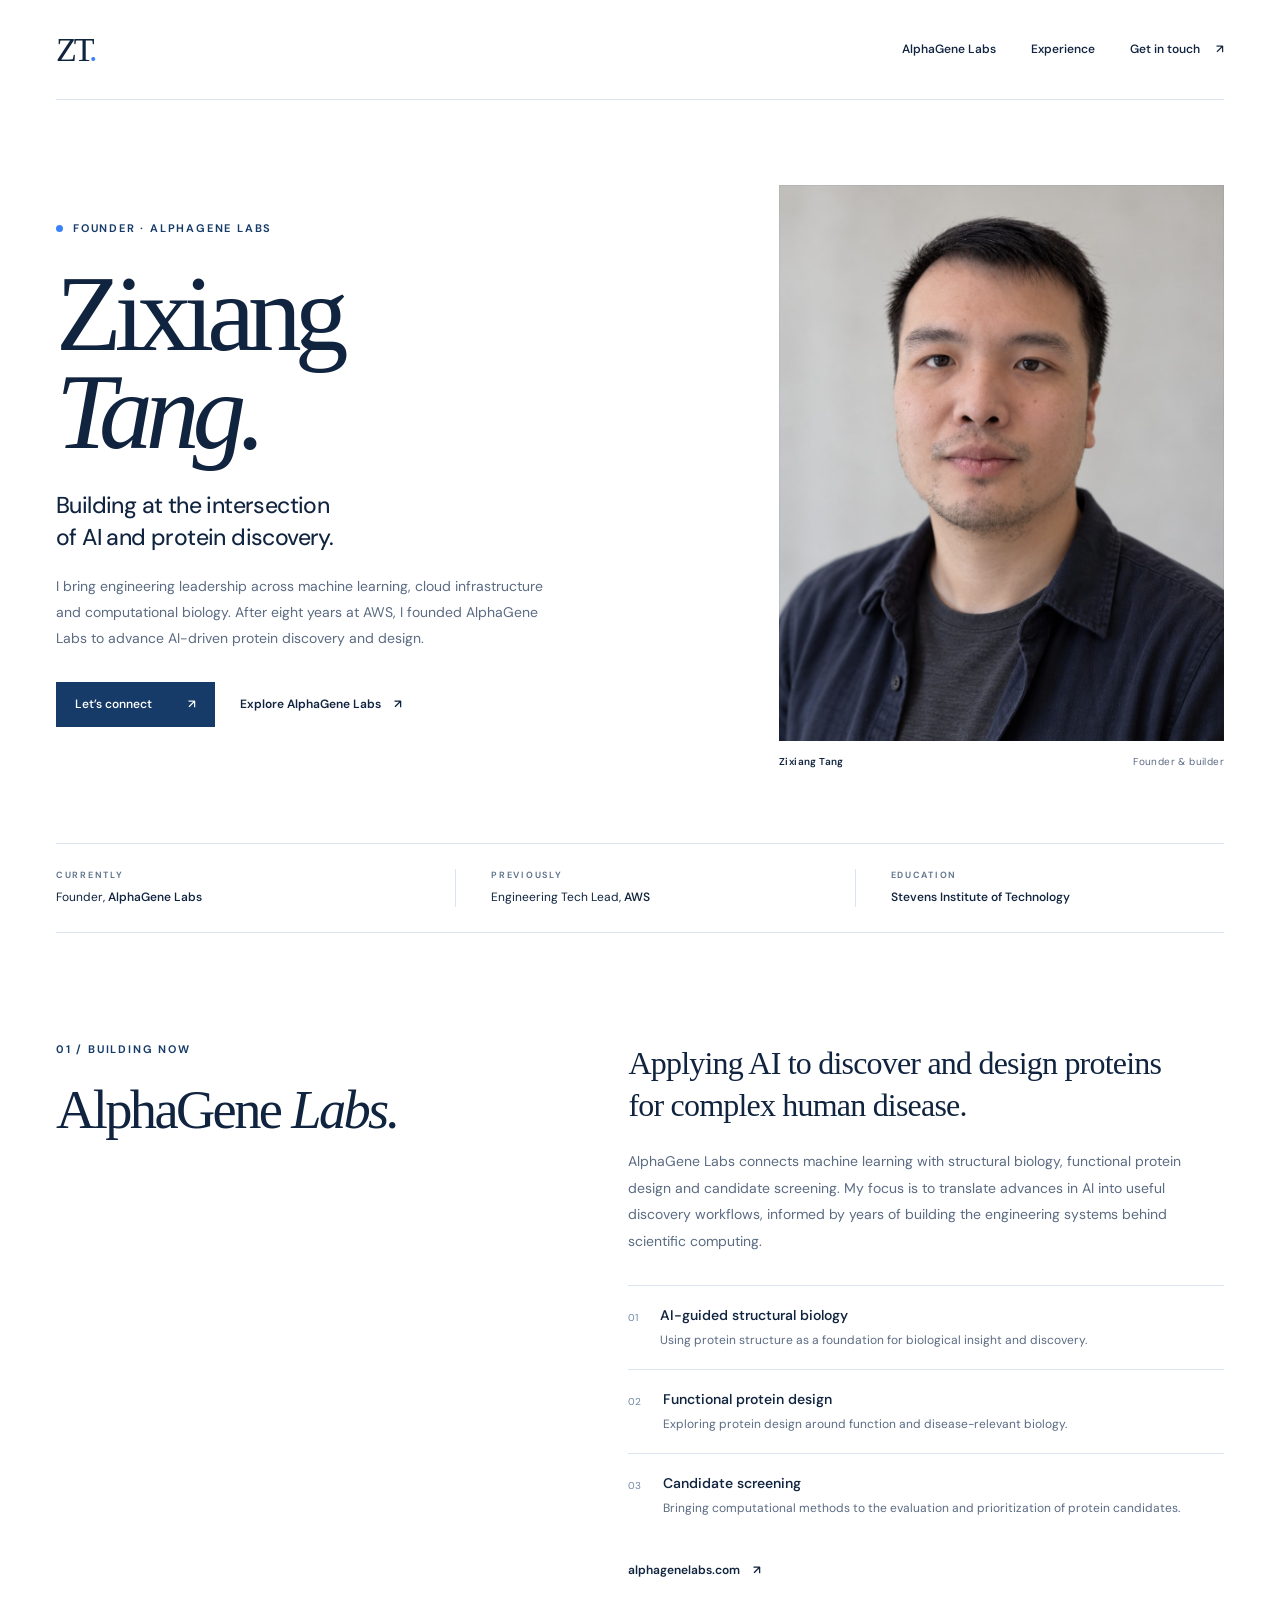
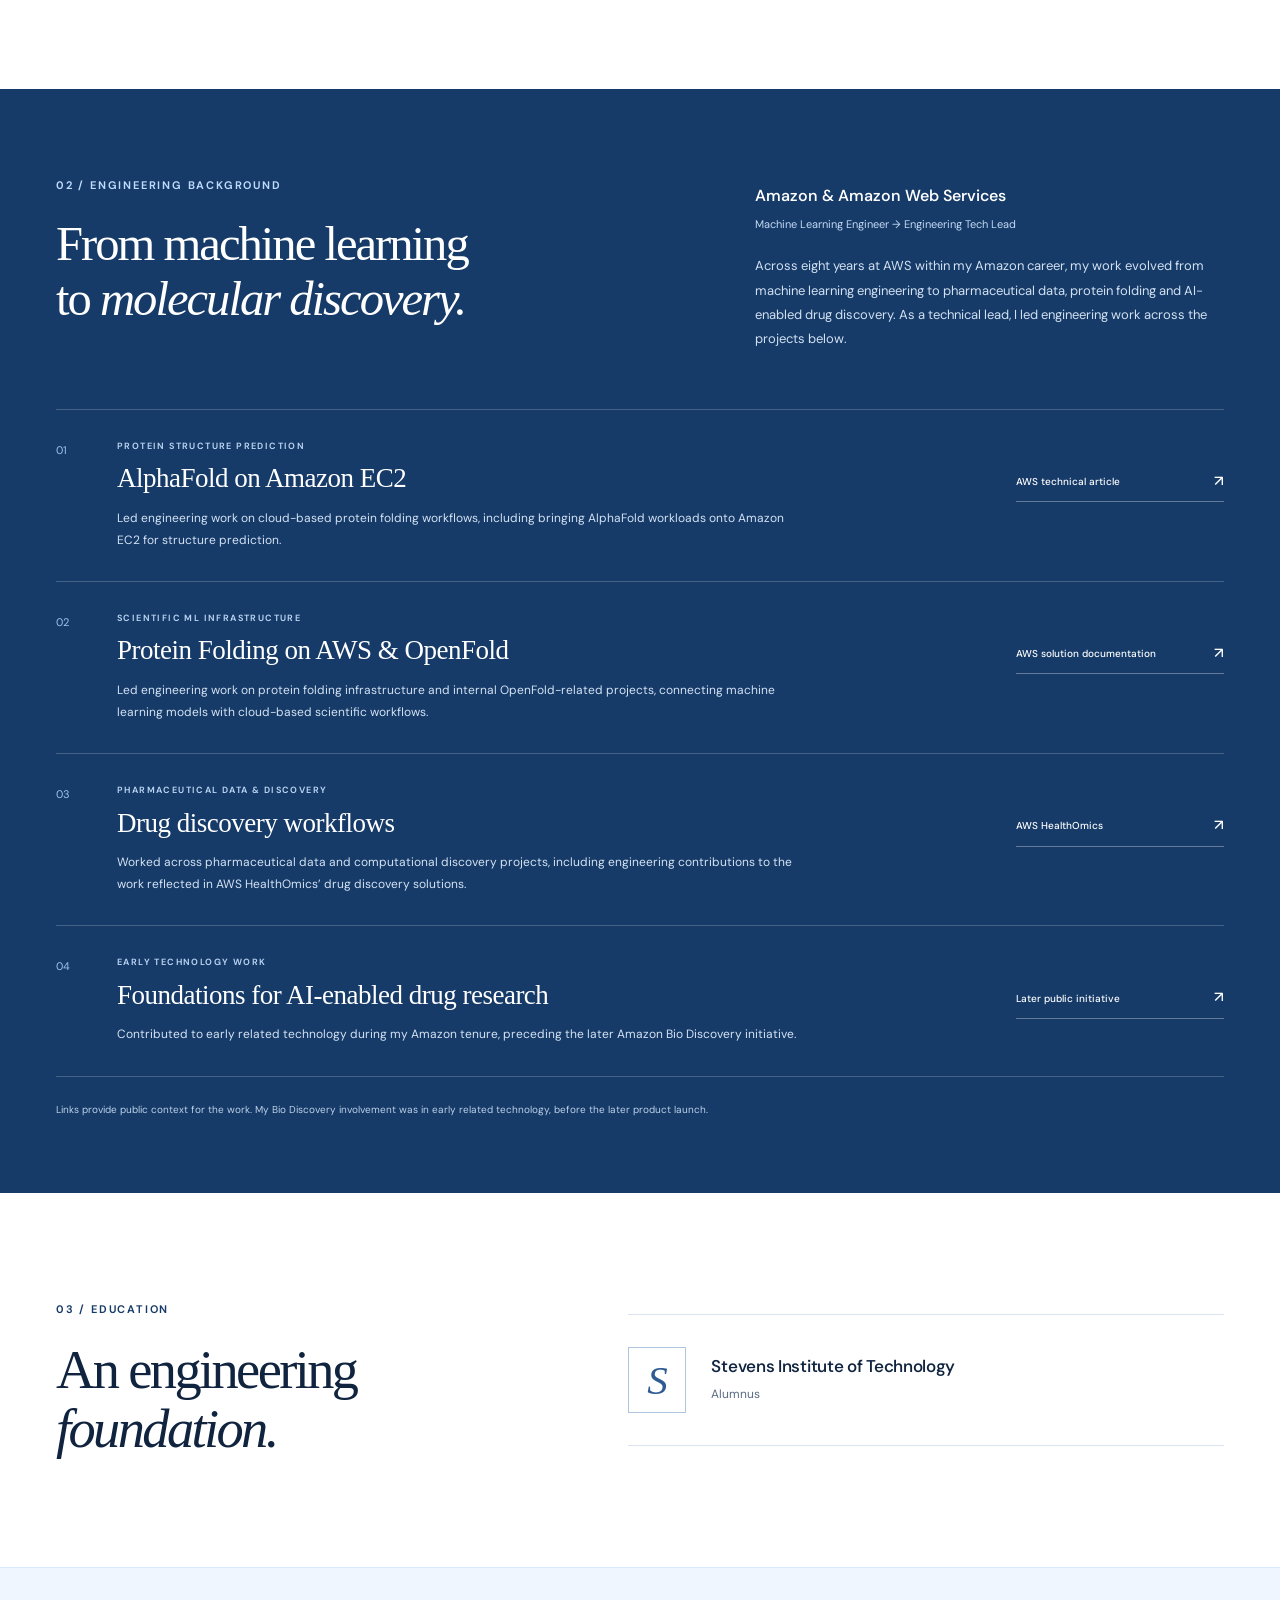
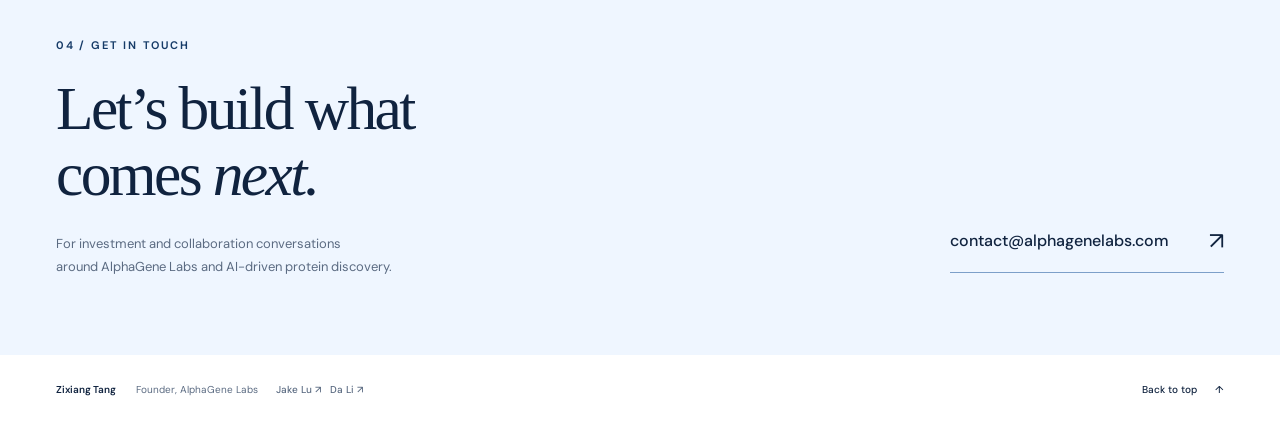
<file: index.html>
<!doctype html>
<html lang="en">
<head>
  <meta charset="utf-8">
  <meta name="viewport" content="width=device-width, initial-scale=1">
  <meta name="theme-color" content="#ffffff">
  <meta name="description" content="Zixiang Tang, Founder of AlphaGene Labs. Engineering leadership spanning machine learning, cloud infrastructure, protein folding and AI-driven protein discovery.">
  <meta property="og:type" content="profile">
  <meta property="og:title" content="Zixiang Tang — Founder, AlphaGene Labs">
  <meta property="og:description" content="From machine learning systems at AWS to AI-driven protein discovery at AlphaGene Labs.">
  <meta property="og:url" content="https://tangzi12.github.io/zixiang-tang/">
  <meta property="og:image" content="https://tangzi12.github.io/zixiang-tang/assets/zixiang-tang-founder.jpg">
  <meta name="twitter:card" content="summary_large_image">
  <link rel="canonical" href="https://tangzi12.github.io/zixiang-tang/">
  <title>Zixiang Tang — Founder, AlphaGene Labs</title>
  <link rel="icon" href="favicon.svg" type="image/svg+xml">
  <link rel="stylesheet" href="styles.css?v=bluewhite">
</head>
<body>
  <a class="skip-link" href="#main">Skip to content</a>
  <header class="site-header shell">
    <a class="monogram" href="#top" aria-label="Zixiang Tang, back to top">ZT<span class="monogram-dot">.</span></a>
    <nav aria-label="Main navigation">
      <a href="#company">AlphaGene Labs</a>
      <a href="#experience">Experience</a>
      <a href="#contact" class="nav-contact">Get in touch <span aria-hidden="true">↗</span></a>
    </nav>
  </header>

  <main id="main">
    <section class="hero shell" id="top" aria-labelledby="name">
      <div class="hero-copy">
        <p class="eyebrow"><span class="status-dot" aria-hidden="true"></span> Founder · AlphaGene Labs</p>
        <h1 id="name">Zixiang<br><span>Tang.</span></h1>
        <p class="hero-statement">Building at the intersection<br class="desktop-break"> of AI and protein discovery.</p>
        <p class="hero-bio">I bring engineering leadership across machine learning, cloud infrastructure and computational biology. After eight years at AWS, I founded AlphaGene Labs to advance AI-driven protein discovery and design.</p>
        <div class="hero-actions">
          <a class="button" href="mailto:contact@alphagenelabs.com">Let’s connect <span aria-hidden="true">↗</span></a>
          <a class="text-link" href="https://alphagenelabs.com/" target="_blank" rel="noopener noreferrer">Explore AlphaGene Labs <span aria-hidden="true">↗</span></a>
        </div>
      </div>
      <figure class="portrait">
        <div class="portrait-frame">
          <img src="assets/zixiang-tang-founder.jpg" width="800" height="1000" alt="Portrait of Zixiang Tang, founder of AlphaGene Labs" fetchpriority="high">
        </div>
        <figcaption><span>Zixiang Tang</span><span>Founder &amp; builder</span></figcaption>
      </figure>
    </section>

    <div class="credentials shell" aria-label="Professional background">
      <div><span class="label">Currently</span><p>Founder, <strong>AlphaGene Labs</strong></p></div>
      <div><span class="label">Previously</span><p>Engineering Tech Lead, <strong>AWS</strong></p></div>
      <div><span class="label">Education</span><p><strong>Stevens Institute of Technology</strong></p></div>
    </div>

    <section class="company-section shell section-space" id="company" aria-labelledby="company-title">
      <div class="section-heading">
        <p class="eyebrow">01 / Building now</p>
        <h2 id="company-title">AlphaGene <em>Labs.</em></h2>
      </div>
      <div class="company-body">
        <p class="large-copy">Applying AI to discover and design proteins for complex human disease.</p>
        <p class="body-copy">AlphaGene Labs connects machine learning with structural biology, functional protein design and candidate screening. My focus is to translate advances in AI into useful discovery workflows, informed by years of building the engineering systems behind scientific computing.</p>
        <div class="focus-list" aria-label="Company focus areas">
          <div class="focus-item"><span class="focus-number">01</span><div><h3>AI-guided structural biology</h3><p>Using protein structure as a foundation for biological insight and discovery.</p></div></div>
          <div class="focus-item"><span class="focus-number">02</span><div><h3>Functional protein design</h3><p>Exploring protein design around function and disease-relevant biology.</p></div></div>
          <div class="focus-item"><span class="focus-number">03</span><div><h3>Candidate screening</h3><p>Bringing computational methods to the evaluation and prioritization of protein candidates.</p></div></div>
        </div>
        <a class="text-link" href="https://alphagenelabs.com/" target="_blank" rel="noopener noreferrer">alphagenelabs.com <span aria-hidden="true">↗</span></a>
      </div>
    </section>

    <section class="experience-section" id="experience" aria-labelledby="experience-title">
      <div class="shell experience-inner">
        <div class="experience-intro">
          <div>
            <p class="eyebrow">02 / Engineering background</p>
            <h2 id="experience-title">From machine learning<br>to <em>molecular discovery.</em></h2>
          </div>
          <div class="experience-summary">
            <p class="experience-role">Amazon &amp; Amazon Web Services</p>
            <p class="role-detail">Machine Learning Engineer → Engineering Tech Lead</p>
            <p>Across eight years at AWS within my Amazon career, my work evolved from machine learning engineering to pharmaceutical data, protein folding and AI-enabled drug discovery. As a technical lead, I led engineering work across the projects below.</p>
          </div>
        </div>
        <div class="projects" aria-label="Selected AWS engineering work">
          <article class="project-row">
            <span class="project-number">01</span>
            <div class="project-main"><p class="project-category">Protein structure prediction</p><h3>AlphaFold on Amazon EC2</h3><p>Led engineering work on cloud-based protein folding workflows, including bringing AlphaFold workloads onto Amazon EC2 for structure prediction.</p></div>
            <a class="project-source" href="https://aws.amazon.com/blogs/machine-learning/run-alphafold-v2-0-on-amazon-ec2/" target="_blank" rel="noopener noreferrer">AWS technical article <span aria-hidden="true">↗</span></a>
          </article>
          <article class="project-row">
            <span class="project-number">02</span>
            <div class="project-main"><p class="project-category">Scientific ML infrastructure</p><h3>Protein Folding on AWS &amp; OpenFold</h3><p>Led engineering work on protein folding infrastructure and internal OpenFold-related projects, connecting machine learning models with cloud-based scientific workflows.</p></div>
            <a class="project-source" href="https://docs.aws.amazon.com/solutions/protein-folding-on-aws/" target="_blank" rel="noopener noreferrer">AWS solution documentation <span aria-hidden="true">↗</span></a>
          </article>
          <article class="project-row">
            <span class="project-number">03</span>
            <div class="project-main"><p class="project-category">Pharmaceutical data &amp; discovery</p><h3>Drug discovery workflows</h3><p>Worked across pharmaceutical data and computational discovery projects, including engineering contributions to the work reflected in AWS HealthOmics’ drug discovery solutions.</p></div>
            <a class="project-source" href="https://aws.amazon.com/healthomics/drug-discovery/" target="_blank" rel="noopener noreferrer">AWS HealthOmics <span aria-hidden="true">↗</span></a>
          </article>
          <article class="project-row">
            <span class="project-number">04</span>
            <div class="project-main"><p class="project-category">Early technology work</p><h3>Foundations for AI-enabled drug research</h3><p>Contributed to early related technology during my Amazon tenure, preceding the later Amazon Bio Discovery initiative.</p></div>
            <a class="project-source" href="https://www.aboutamazon.com/news/aws/aws-amazon-bio-discovery-ai-drug-research" target="_blank" rel="noopener noreferrer">Later public initiative <span aria-hidden="true">↗</span></a>
          </article>
        </div>
        <p class="reference-note">Links provide public context for the work. My Bio Discovery involvement was in early related technology, before the later product launch.</p>
      </div>
    </section>

    <section class="education-section shell section-space" aria-labelledby="education-title">
      <div class="section-heading"><p class="eyebrow">03 / Education</p><h2 id="education-title">An engineering<br><em>foundation.</em></h2></div>
      <div class="education-body"><span class="education-mark" aria-hidden="true">S</span><div><h3>Stevens Institute of Technology</h3><p>Alumnus</p></div></div>
    </section>

    <section class="contact-section" id="contact" aria-labelledby="contact-title">
      <div class="shell contact-inner">
        <div><p class="eyebrow">04 / Get in touch</p><h2 id="contact-title">Let’s build what<br>comes <em>next.</em></h2><p>For investment and collaboration conversations<br class="desktop-break"> around AlphaGene Labs and AI-driven protein discovery.</p></div>
        <a class="contact-email" href="mailto:contact@alphagenelabs.com">contact@alphagenelabs.com <span aria-hidden="true">↗</span></a>
      </div>
    </section>
  </main>

  <footer class="shell site-footer"><p>Zixiang Tang <span>Founder, AlphaGene Labs</span><span><a href="jake-lu/">Jake Lu ↗</a> &nbsp; <a href="da-li/">Da Li ↗</a></span></p><a href="#top">Back to top <span aria-hidden="true">↑</span></a></footer>
</body>
</html>
</file>
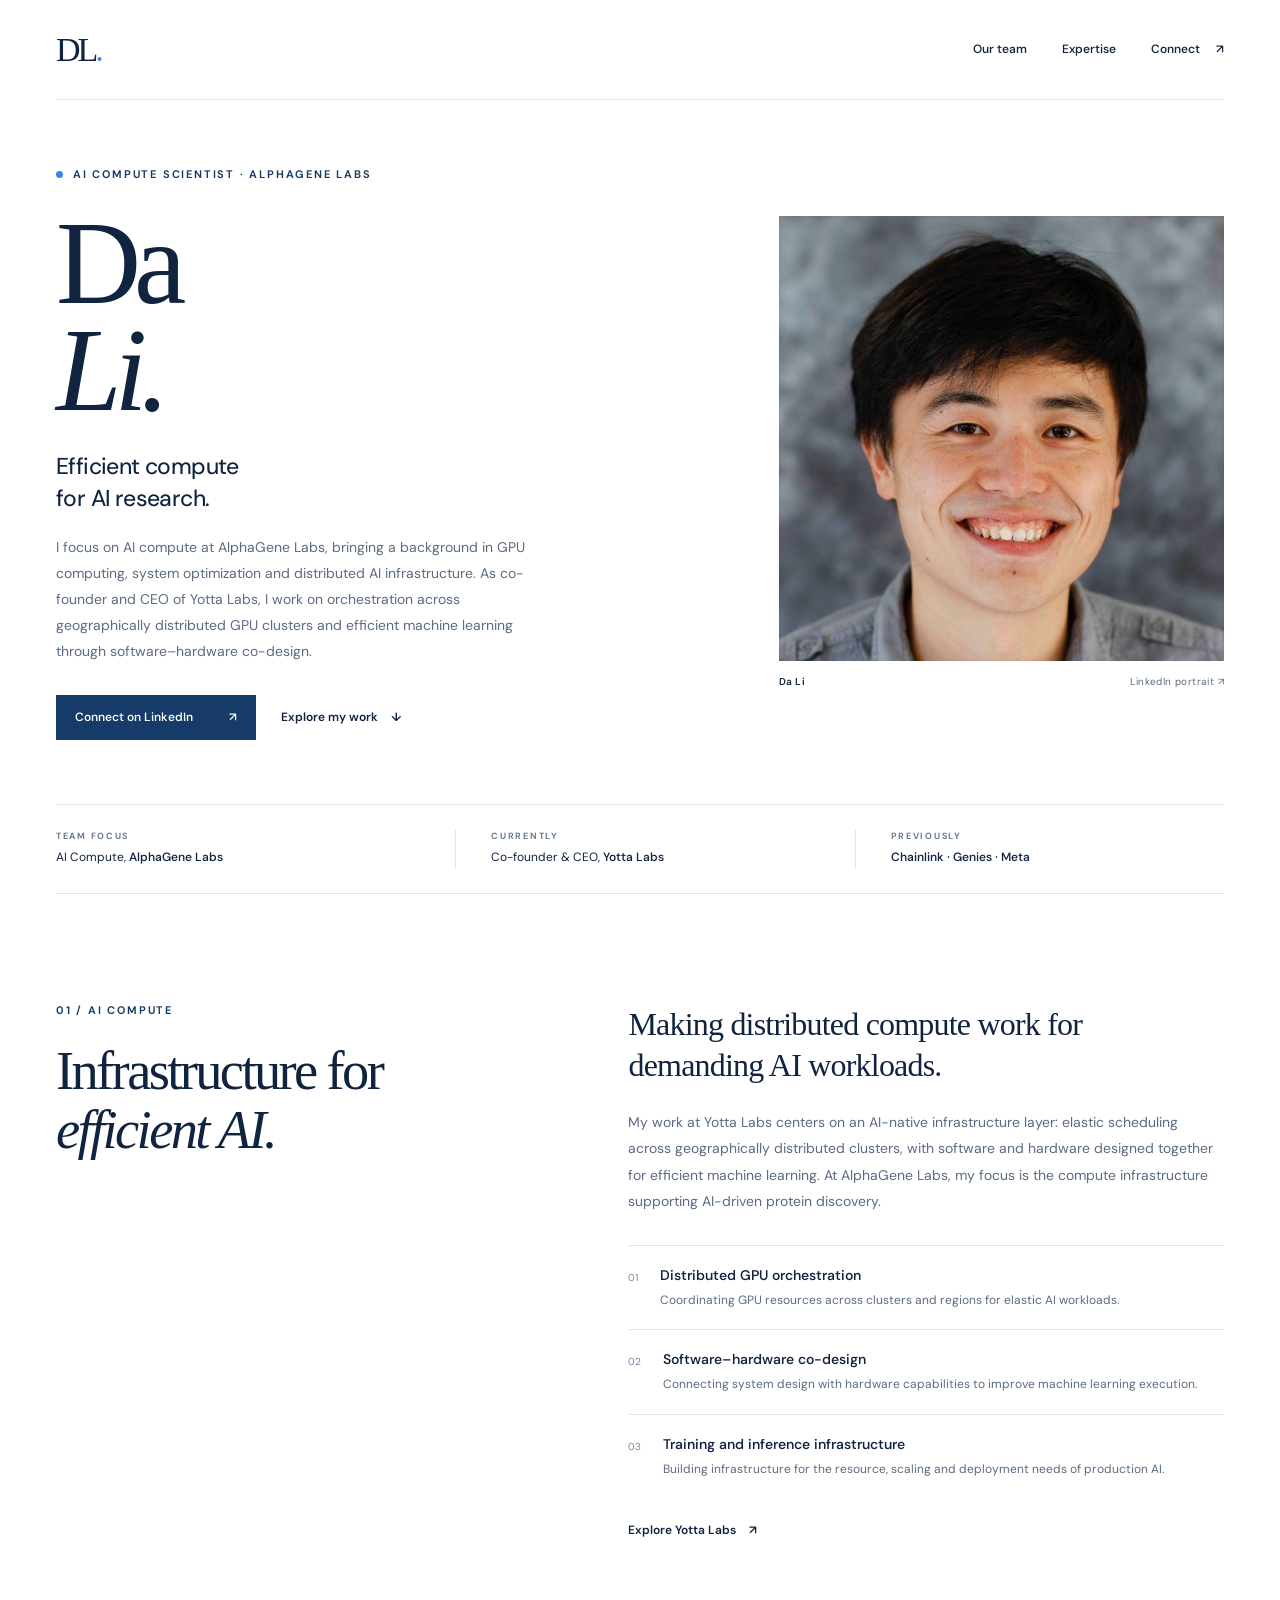
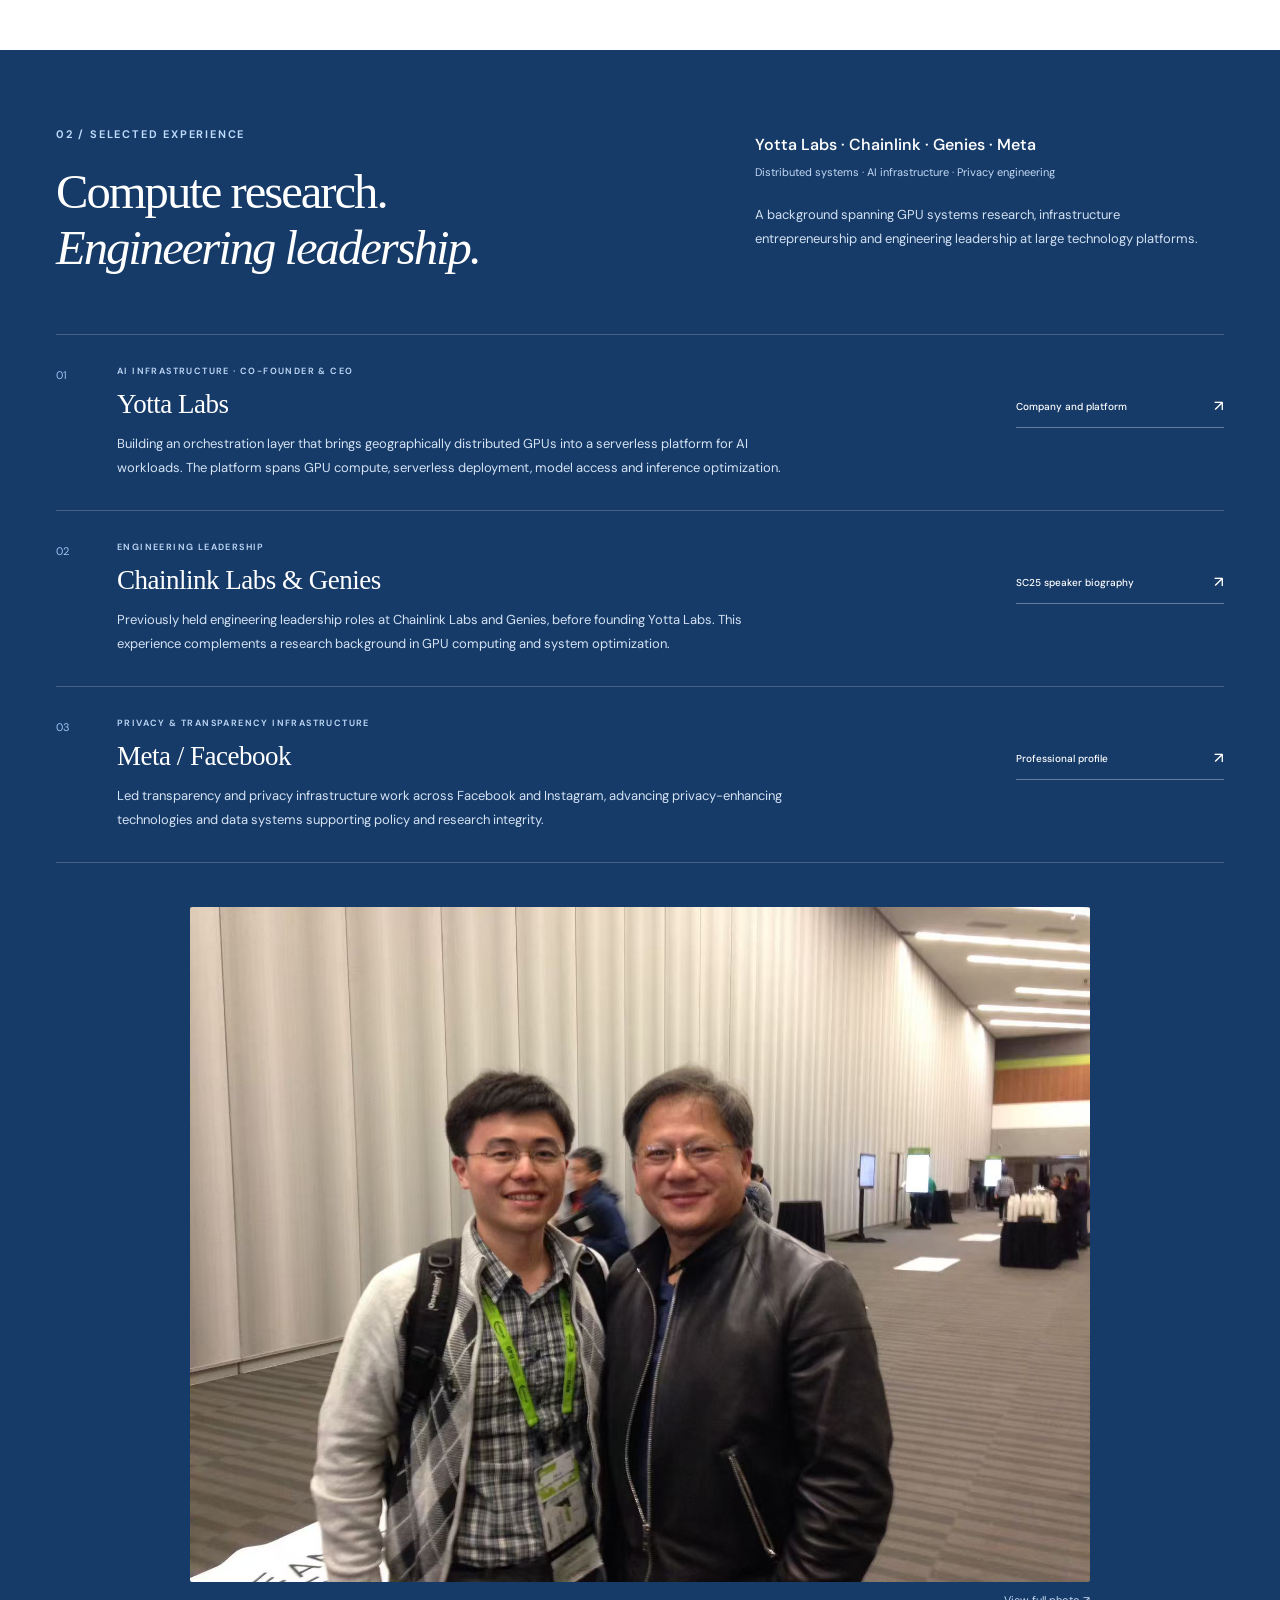
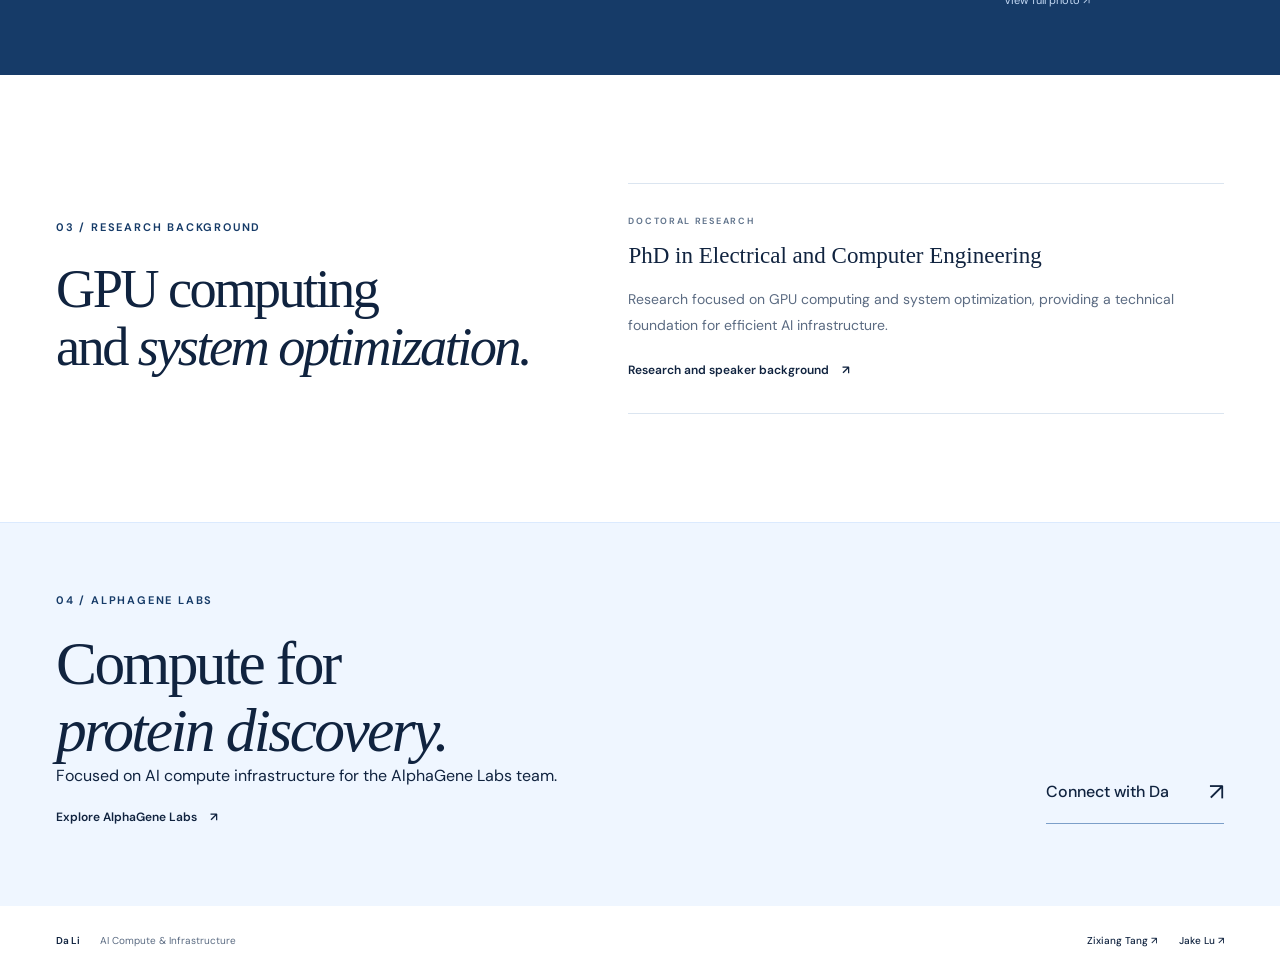
<file: da-li/index.html>
<!doctype html>
<html lang="en">
<head>
  <meta charset="utf-8">
  <meta name="viewport" content="width=device-width, initial-scale=1">
  <meta name="theme-color" content="#ffffff">
  <meta name="description" content="Da Li, AI Compute Scientist at AlphaGene Labs and co-founder and CEO of Yotta Labs. GPU computing, distributed AI infrastructure and system optimization.">
  <meta property="og:type" content="profile">
  <meta property="og:title" content="Da Li — AI Compute & Infrastructure">
  <meta property="og:description" content="GPU computing, distributed infrastructure and efficient machine learning. AlphaGene Labs · Yotta Labs.">
  <meta property="og:url" content="https://tangzi12.github.io/zixiang-tang/da-li/">
  <meta property="og:image" content="https://tangzi12.github.io/zixiang-tang/assets/da-li-linkedin.jpg">
  <meta property="og:image:alt" content="Da Li's LinkedIn profile portrait">
  <meta name="twitter:card" content="summary_large_image">
  <link rel="canonical" href="https://tangzi12.github.io/zixiang-tang/da-li/">
  <link rel="icon" href="../favicon.svg" type="image/svg+xml">
  <link rel="stylesheet" href="../styles.css?v=bluewhite">
  <link rel="stylesheet" href="profile.css?v=gallery">
  <title>Da Li — AI Compute & Infrastructure</title>
</head>
<body>
  <a class="skip-link" href="#main">Skip to content</a>
  <header class="site-header shell">
    <a class="monogram" href="#top" aria-label="Da Li, back to top">DL<span class="monogram-dot">.</span></a>
    <nav aria-label="Main navigation"><a href="../">Our team</a><a href="#expertise">Expertise</a><a href="#contact" class="nav-contact">Connect <span aria-hidden="true">↗</span></a></nav>
  </header>
  <main id="main">
    <section class="hero shell" id="top" aria-labelledby="name">
      <div class="hero-copy">
        <p class="eyebrow"><span class="status-dot" aria-hidden="true"></span> AI Compute Scientist · AlphaGene Labs</p>
        <h1 id="name">Da<br><span>Li.</span></h1>
        <p class="hero-statement">Efficient compute<br>for AI research.</p>
        <p class="hero-bio">I focus on AI compute at AlphaGene Labs, bringing a background in GPU computing, system optimization and distributed AI infrastructure. As co-founder and CEO of Yotta Labs, I work on orchestration across geographically distributed GPU clusters and efficient machine learning through software–hardware co-design.</p>
        <div class="hero-actions"><a class="button" href="https://www.linkedin.com/in/danielbit/" target="_blank" rel="noopener noreferrer">Connect on LinkedIn <span aria-hidden="true">↗</span></a><a class="text-link" href="#expertise">Explore my work <span aria-hidden="true">↓</span></a></div>
      </div>
      <figure class="portrait profile-portrait">
        <div class="portrait-frame"><img src="../assets/da-li-linkedin.jpg" width="800" height="800" alt="Da Li's portrait from his LinkedIn profile" fetchpriority="high"></div>
        <figcaption><span>Da Li</span><a href="https://www.linkedin.com/in/danielbit/" target="_blank" rel="noopener noreferrer">LinkedIn portrait ↗</a></figcaption>
      </figure>
    </section>
    <div class="credentials shell" aria-label="Professional background">
      <div><span class="label">Team focus</span><p>AI Compute, <strong>AlphaGene Labs</strong></p></div>
      <div><span class="label">Currently</span><p>Co-founder &amp; CEO, <strong>Yotta Labs</strong></p></div>
      <div><span class="label">Previously</span><p><strong>Chainlink · Genies · Meta</strong></p></div>
    </div>

    <section class="company-section shell section-space" id="expertise" aria-labelledby="expertise-title">
      <div class="section-heading"><p class="eyebrow">01 / AI compute</p><h2 id="expertise-title">Infrastructure for<br><em>efficient AI.</em></h2></div>
      <div class="company-body">
        <p class="large-copy">Making distributed compute work for demanding AI workloads.</p>
        <p class="body-copy">My work at Yotta Labs centers on an AI-native infrastructure layer: elastic scheduling across geographically distributed clusters, with software and hardware designed together for efficient machine learning. At AlphaGene Labs, my focus is the compute infrastructure supporting AI-driven protein discovery.</p>
        <div class="focus-list" aria-label="Areas of compute expertise">
          <div class="focus-item"><span class="focus-number">01</span><div><h3>Distributed GPU orchestration</h3><p>Coordinating GPU resources across clusters and regions for elastic AI workloads.</p></div></div>
          <div class="focus-item"><span class="focus-number">02</span><div><h3>Software–hardware co-design</h3><p>Connecting system design with hardware capabilities to improve machine learning execution.</p></div></div>
          <div class="focus-item"><span class="focus-number">03</span><div><h3>Training and inference infrastructure</h3><p>Building infrastructure for the resource, scaling and deployment needs of production AI.</p></div></div>
        </div>
        <a class="text-link" href="https://www.yottalabs.ai/" target="_blank" rel="noopener noreferrer">Explore Yotta Labs <span aria-hidden="true">↗</span></a>
      </div>
    </section>

    <section class="experience-section" id="experience" aria-labelledby="experience-title">
      <div class="shell experience-inner">
        <div class="experience-intro">
          <div><p class="eyebrow">02 / Selected experience</p><h2 id="experience-title">Compute research.<br><em>Engineering leadership.</em></h2></div>
          <div class="experience-summary"><p class="experience-role">Yotta Labs · Chainlink · Genies · Meta</p><p class="role-detail">Distributed systems · AI infrastructure · Privacy engineering</p><p>A background spanning GPU systems research, infrastructure entrepreneurship and engineering leadership at large technology platforms.</p></div>
        </div>
        <div class="projects" aria-label="Selected professional experience">
          <article class="project-row"><span class="project-number">01</span><div class="project-main"><p class="project-category">AI infrastructure · Co-founder &amp; CEO</p><h3>Yotta Labs</h3><p>Building an orchestration layer that brings geographically distributed GPUs into a serverless platform for AI workloads. The platform spans GPU compute, serverless deployment, model access and inference optimization.</p></div><a class="project-source" href="https://www.yottalabs.ai/" target="_blank" rel="noopener noreferrer">Company and platform <span aria-hidden="true">↗</span></a></article>
          <article class="project-row"><span class="project-number">02</span><div class="project-main"><p class="project-category">Engineering leadership</p><h3>Chainlink Labs &amp; Genies</h3><p>Previously held engineering leadership roles at Chainlink Labs and Genies, before founding Yotta Labs. This experience complements a research background in GPU computing and system optimization.</p></div><a class="project-source" href="https://sc25.conference-program.com/presenter/?uid=616324" target="_blank" rel="noopener noreferrer">SC25 speaker biography <span aria-hidden="true">↗</span></a></article>
          <article class="project-row"><span class="project-number">03</span><div class="project-main"><p class="project-category">Privacy &amp; transparency infrastructure</p><h3>Meta / Facebook</h3><p>Led transparency and privacy infrastructure work across Facebook and Instagram, advancing privacy-enhancing technologies and data systems supporting policy and research integrity.</p></div><a class="project-source" href="https://www.linkedin.com/in/danielbit/" target="_blank" rel="noopener noreferrer">Professional profile <span aria-hidden="true">↗</span></a></article>
        </div>
        <figure class="profile-photo" id="profile-photo">
          <a href="../assets/da-li-photo-02.jpg" target="_blank" rel="noopener noreferrer" aria-label="View full photograph"><img src="../assets/da-li-photo-02.jpg" width="1707" height="1280" alt="Two people posing together in an indoor venue" loading="lazy"></a>
          <figcaption><a href="../assets/da-li-photo-02.jpg" target="_blank" rel="noopener noreferrer">View full photo ↗</a></figcaption>
        </figure>
      </div>
    </section>

    <section class="education-section shell section-space" aria-labelledby="research-title">
      <div class="section-heading"><p class="eyebrow">03 / Research background</p><h2 id="research-title">GPU computing<br>and <em>system optimization.</em></h2></div>
      <div class="research-body"><p class="label">Doctoral research</p><h3>PhD in Electrical and Computer Engineering</h3><p>Research focused on GPU computing and system optimization, providing a technical foundation for efficient AI infrastructure.</p><a class="text-link" href="https://sc25.conference-program.com/presenter/?uid=616324" target="_blank" rel="noopener noreferrer">Research and speaker background <span aria-hidden="true">↗</span></a></div>
    </section>

    <section class="contact-section" id="contact" aria-labelledby="contact-title"><div class="shell contact-inner"><div><p class="eyebrow">04 / AlphaGene Labs</p><h2 id="contact-title">Compute for<br><em>protein discovery.</em></h2><p>Focused on AI compute infrastructure for the AlphaGene Labs team.</p><a class="text-link company-link" href="https://alphagenelabs.com/" target="_blank" rel="noopener noreferrer">Explore AlphaGene Labs <span aria-hidden="true">↗</span></a></div><a class="contact-email" href="https://www.linkedin.com/in/danielbit/" target="_blank" rel="noopener noreferrer">Connect with Da <span aria-hidden="true">↗</span></a></div></section>
  </main>
  <footer class="shell site-footer"><p>Da Li <span>AI Compute &amp; Infrastructure</span></p><nav aria-label="Team profiles"><a href="../">Zixiang Tang ↗</a><a href="../jake-lu/">Jake Lu ↗</a></nav></footer>
</body>
</html>
</file>
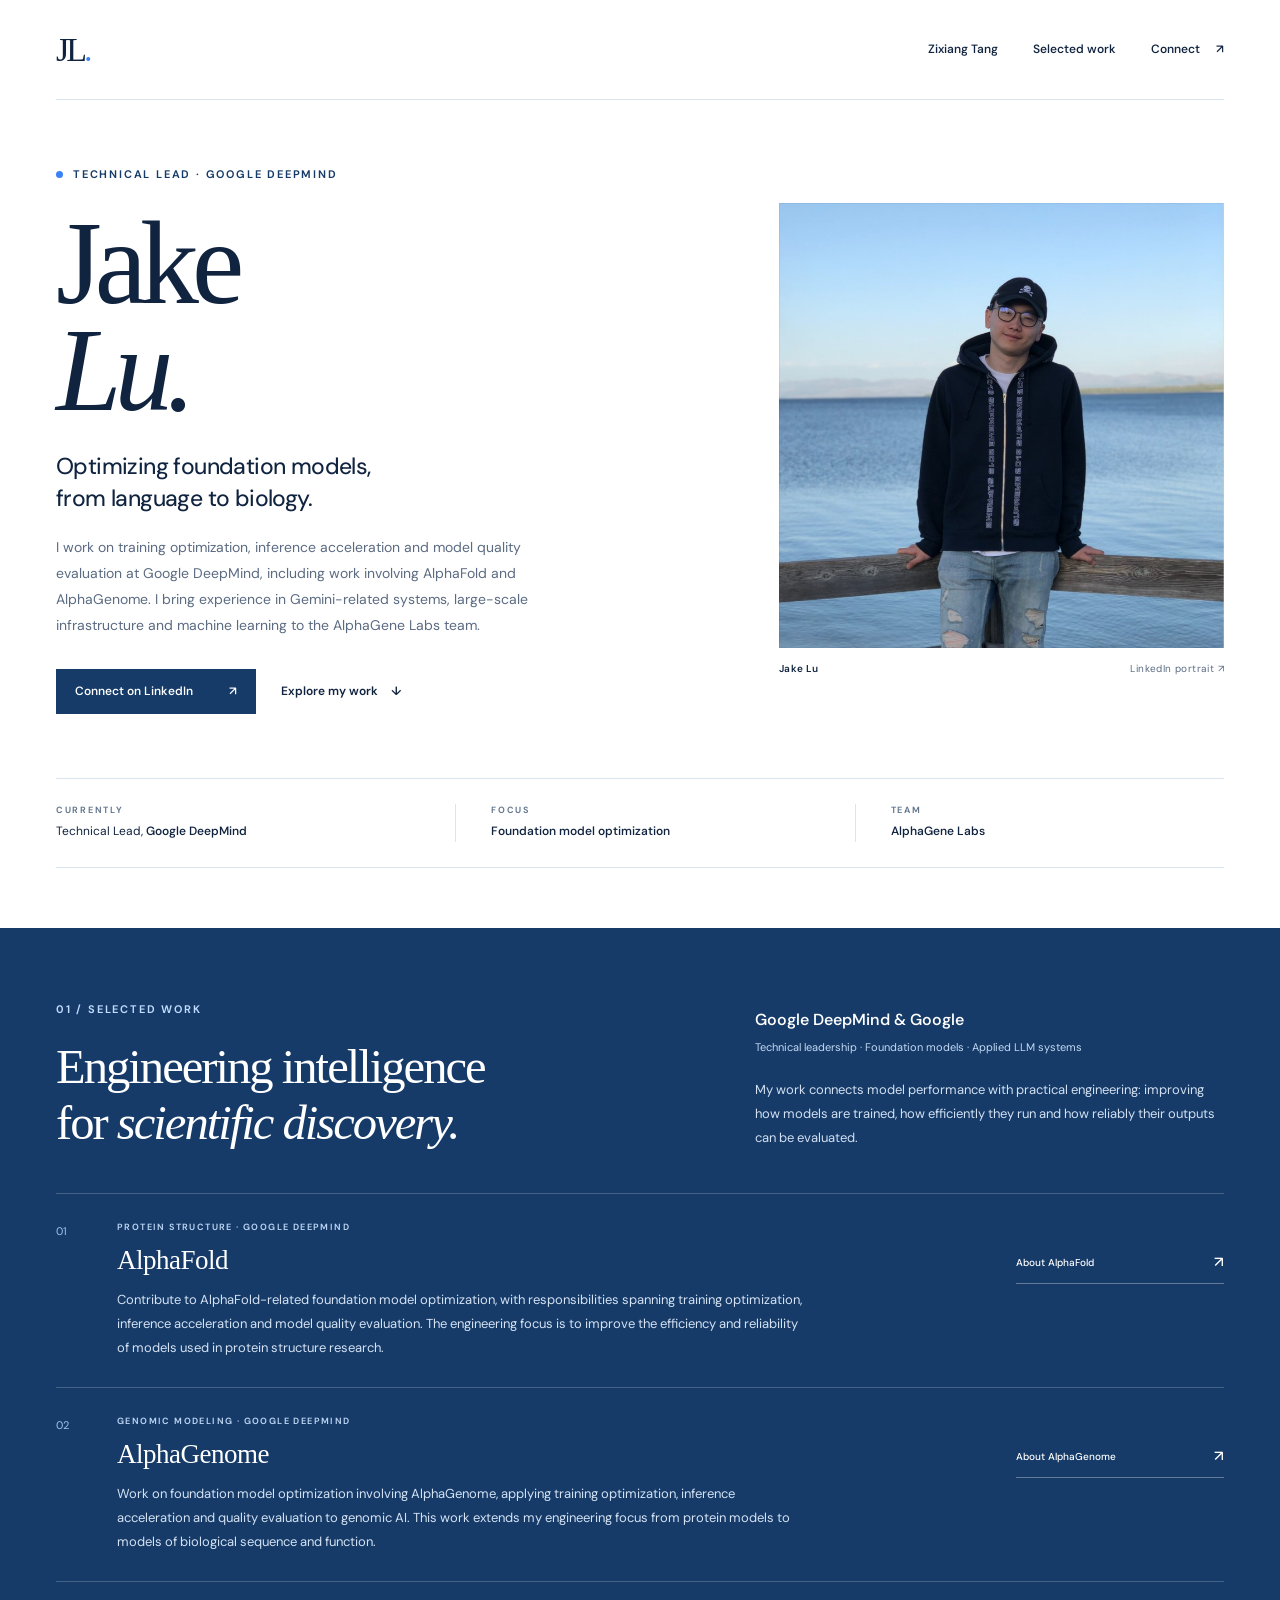
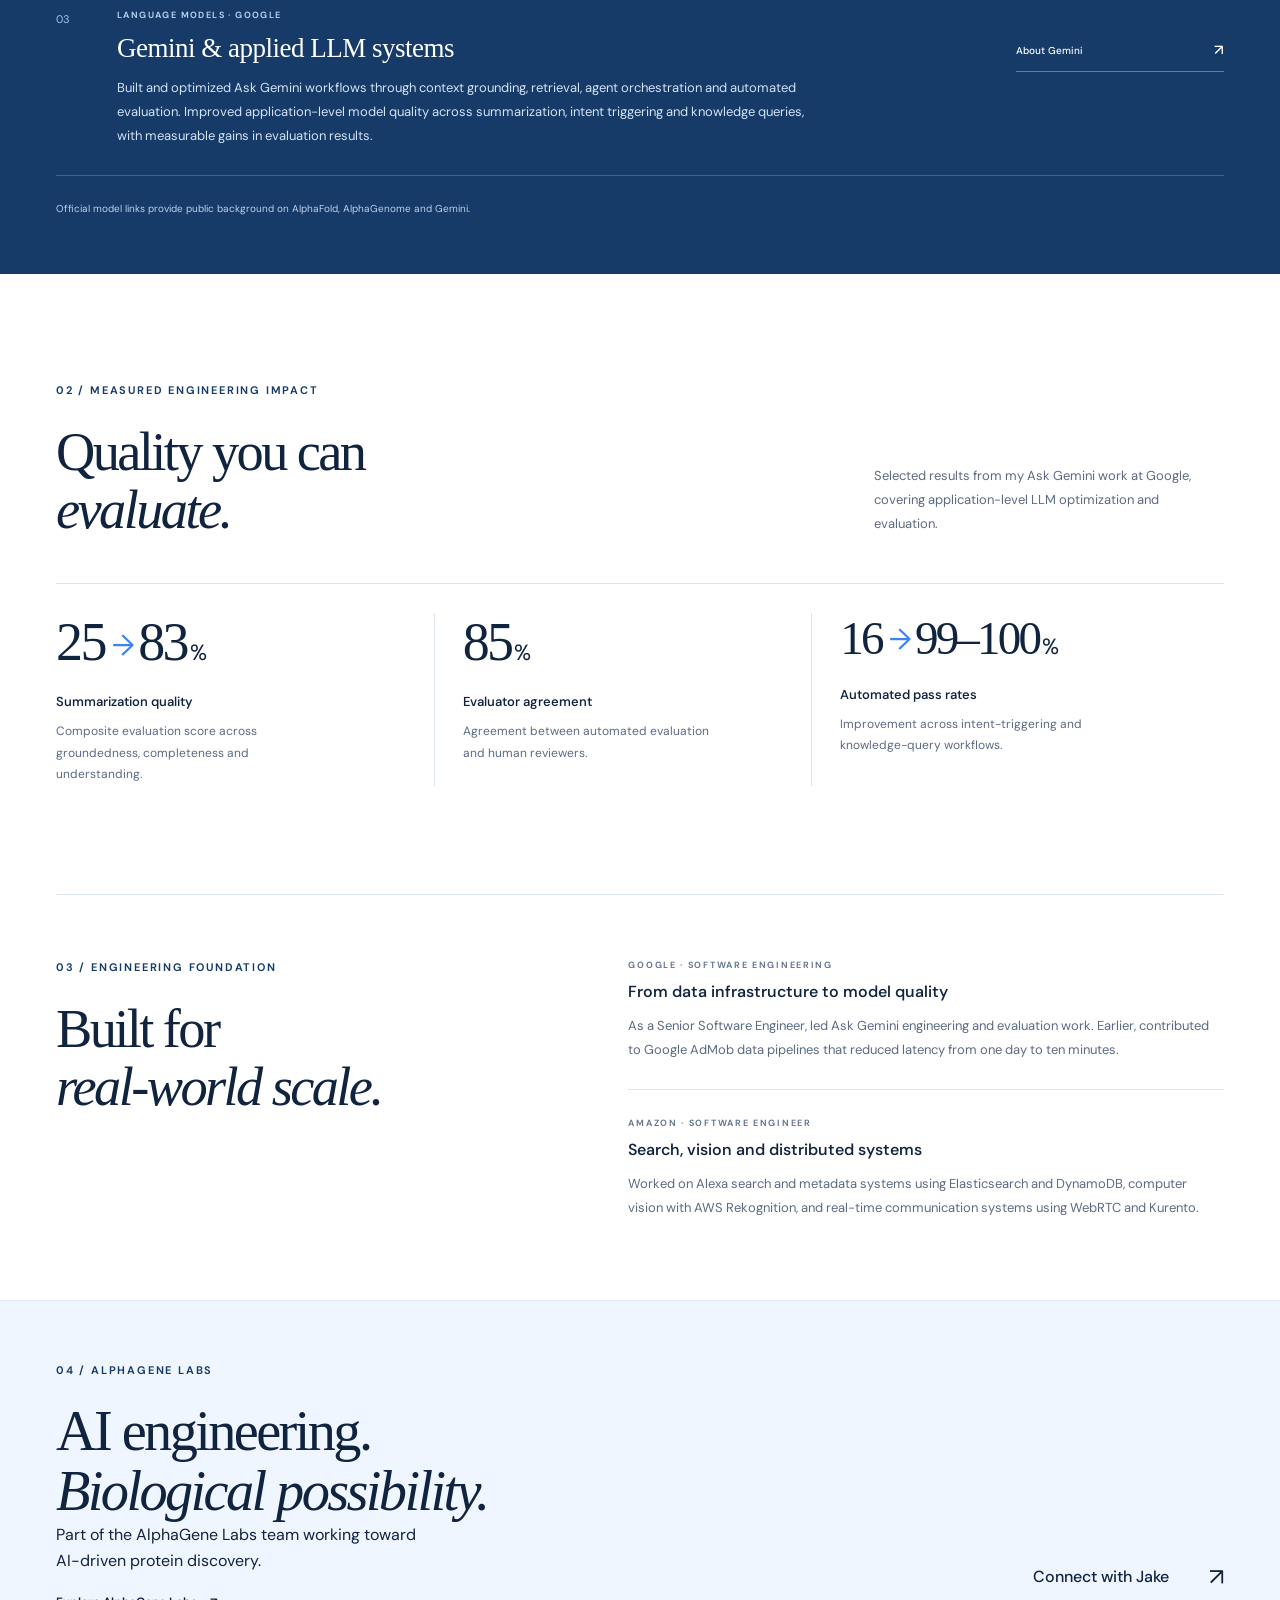
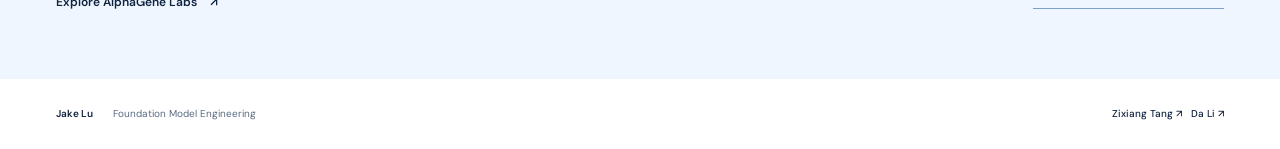
<file: jake-lu/index.html>
<!doctype html>
<html lang="en">
<head>
  <meta charset="utf-8">
  <meta name="viewport" content="width=device-width, initial-scale=1">
  <meta name="theme-color" content="#ffffff">
  <meta name="description" content="Jake Lu, technical lead at Google DeepMind and AlphaGene Labs team member. Foundation model optimization across AlphaFold, AlphaGenome and Gemini-related systems.">
  <meta property="og:type" content="profile">
  <meta property="og:title" content="Jake Lu — Foundation Model Engineering">
  <meta property="og:description" content="Training optimization, inference acceleration and model quality evaluation. Google DeepMind · AlphaGene Labs.">
  <meta property="og:url" content="https://tangzi12.github.io/zixiang-tang/jake-lu/">
  <meta property="og:image" content="https://tangzi12.github.io/zixiang-tang/assets/jake-lu-linkedin.jpg">
  <meta property="og:image:alt" content="Jake Lu's LinkedIn profile portrait">
  <meta name="twitter:card" content="summary_large_image">
  <link rel="canonical" href="https://tangzi12.github.io/zixiang-tang/jake-lu/">
  <title>Jake Lu — Foundation Model Engineering</title>
  <link rel="icon" href="../favicon.svg" type="image/svg+xml">
  <link rel="stylesheet" href="../styles.css?v=bluewhite">
  <link rel="stylesheet" href="profile.css?v=bluewhite">
</head>
<body>
  <a class="skip-link" href="#main">Skip to content</a>
  <header class="site-header shell">
    <a class="monogram" href="#top" aria-label="Jake Lu, back to top">JL<span class="monogram-dot">.</span></a>
    <nav aria-label="Main navigation">
      <a href="../">Zixiang Tang</a>
      <a href="#work">Selected work</a>
      <a href="#contact" class="nav-contact">Connect <span aria-hidden="true">↗</span></a>
    </nav>
  </header>

  <main id="main">
    <section class="hero shell" id="top" aria-labelledby="name">
      <div class="hero-copy">
        <p class="eyebrow"><span class="status-dot" aria-hidden="true"></span> Technical Lead · Google DeepMind</p>
        <h1 id="name">Jake<br><span>Lu.</span></h1>
        <p class="hero-statement">Optimizing foundation models,<br class="desktop-break"> from language to biology.</p>
        <p class="hero-bio">I work on training optimization, inference acceleration and model quality evaluation at Google DeepMind, including work involving AlphaFold and AlphaGenome. I bring experience in Gemini-related systems, large-scale infrastructure and machine learning to the AlphaGene Labs team.</p>
        <div class="hero-actions">
          <a class="button" href="https://www.linkedin.com/in/ji-jake-lu-76140bb0/" target="_blank" rel="noopener noreferrer">Connect on LinkedIn <span aria-hidden="true">↗</span></a>
          <a class="text-link" href="#work">Explore my work <span aria-hidden="true">↓</span></a>
        </div>
      </div>
      <figure class="portrait jake-portrait">
        <div class="portrait-frame">
          <img src="../assets/jake-lu-linkedin.jpg" width="800" height="800" alt="Jake Lu, photographed beside the water, from his LinkedIn profile" fetchpriority="high">
        </div>
        <figcaption><span>Jake Lu</span><a href="https://www.linkedin.com/in/ji-jake-lu-76140bb0/" target="_blank" rel="noopener noreferrer">LinkedIn portrait ↗</a></figcaption>
      </figure>
    </section>

    <div class="credentials shell" aria-label="Professional background">
      <div><span class="label">Currently</span><p>Technical Lead, <strong>Google DeepMind</strong></p></div>
      <div><span class="label">Focus</span><p><strong>Foundation model optimization</strong></p></div>
      <div><span class="label">Team</span><p><strong>AlphaGene Labs</strong></p></div>
    </div>

    <section class="experience-section selected-work" id="work" aria-labelledby="work-title">
      <div class="shell experience-inner">
        <div class="experience-intro">
          <div><p class="eyebrow">01 / Selected work</p><h2 id="work-title">Engineering intelligence<br>for <em>scientific discovery.</em></h2></div>
          <div class="experience-summary">
            <p class="experience-role">Google DeepMind &amp; Google</p>
            <p class="role-detail">Technical leadership · Foundation models · Applied LLM systems</p>
            <p>My work connects model performance with practical engineering: improving how models are trained, how efficiently they run and how reliably their outputs can be evaluated.</p>
          </div>
        </div>
        <div class="projects" aria-label="Selected model and engineering work">
          <article class="project-row">
            <span class="project-number">01</span>
            <div class="project-main"><p class="project-category">Protein structure · Google DeepMind</p><h3>AlphaFold</h3><p>Contribute to AlphaFold-related foundation model optimization, with responsibilities spanning training optimization, inference acceleration and model quality evaluation. The engineering focus is to improve the efficiency and reliability of models used in protein structure research.</p></div>
            <a class="project-source" href="https://deepmind.google/science/alphafold/" target="_blank" rel="noopener noreferrer">About AlphaFold <span aria-hidden="true">↗</span></a>
          </article>
          <article class="project-row">
            <span class="project-number">02</span>
            <div class="project-main"><p class="project-category">Genomic modeling · Google DeepMind</p><h3>AlphaGenome</h3><p>Work on foundation model optimization involving AlphaGenome, applying training optimization, inference acceleration and quality evaluation to genomic AI. This work extends my engineering focus from protein models to models of biological sequence and function.</p></div>
            <a class="project-source" href="https://deepmind.google/science/alphagenome/" target="_blank" rel="noopener noreferrer">About AlphaGenome <span aria-hidden="true">↗</span></a>
          </article>
          <article class="project-row">
            <span class="project-number">03</span>
            <div class="project-main"><p class="project-category">Language models · Google</p><h3>Gemini &amp; applied LLM systems</h3><p>Built and optimized Ask Gemini workflows through context grounding, retrieval, agent orchestration and automated evaluation. Improved application-level model quality across summarization, intent triggering and knowledge queries, with measurable gains in evaluation results.</p></div>
            <a class="project-source" href="https://deepmind.google/models/gemini/" target="_blank" rel="noopener noreferrer">About Gemini <span aria-hidden="true">↗</span></a>
          </article>
        </div>
        <p class="reference-note">Official model links provide public background on AlphaFold, AlphaGenome and Gemini.</p>
      </div>
    </section>

    <section class="results-section shell section-space" aria-labelledby="results-title">
      <div class="results-heading"><div><p class="eyebrow">02 / Measured engineering impact</p><h2 id="results-title">Quality you can<br><em>evaluate.</em></h2></div><p>Selected results from my Ask Gemini work at Google, covering application-level LLM optimization and evaluation.</p></div>
      <div class="metric-grid">
        <article class="metric"><p class="metric-value">25<span>→</span>83<small>%</small></p><h3>Summarization quality</h3><p>Composite evaluation score across groundedness, completeness and understanding.</p></article>
        <article class="metric"><p class="metric-value">85<small>%</small></p><h3>Evaluator agreement</h3><p>Agreement between automated evaluation and human reviewers.</p></article>
        <article class="metric"><p class="metric-value metric-range">16<span>→</span>99–100<small>%</small></p><h3>Automated pass rates</h3><p>Improvement across intent-triggering and knowledge-query workflows.</p></article>
      </div>
    </section>

    <section class="background-section shell" aria-labelledby="background-title">
      <div class="section-heading"><p class="eyebrow">03 / Engineering foundation</p><h2 id="background-title">Built for<br><em>real-world scale.</em></h2></div>
      <div class="background-list">
        <article><p class="label">Google · Software Engineering</p><h3>From data infrastructure to model quality</h3><p>As a Senior Software Engineer, led Ask Gemini engineering and evaluation work. Earlier, contributed to Google AdMob data pipelines that reduced latency from one day to ten minutes.</p></article>
        <article><p class="label">Amazon · Software Engineer</p><h3>Search, vision and distributed systems</h3><p>Worked on Alexa search and metadata systems using Elasticsearch and DynamoDB, computer vision with AWS Rekognition, and real-time communication systems using WebRTC and Kurento.</p></article>
      </div>
    </section>

    <section class="contact-section" id="contact" aria-labelledby="contact-title">
      <div class="shell contact-inner">
        <div><p class="eyebrow">04 / AlphaGene Labs</p><h2 id="contact-title">AI engineering.<br><em>Biological possibility.</em></h2><p>Part of the AlphaGene Labs team working toward<br class="desktop-break"> AI-driven protein discovery.</p><a class="text-link company-link" href="https://alphagenelabs.com/" target="_blank" rel="noopener noreferrer">Explore AlphaGene Labs <span aria-hidden="true">↗</span></a></div>
        <a class="contact-email" href="https://www.linkedin.com/in/ji-jake-lu-76140bb0/" target="_blank" rel="noopener noreferrer">Connect with Jake <span aria-hidden="true">↗</span></a>
      </div>
    </section>
  </main>

  <footer class="shell site-footer"><p>Jake Lu <span>Foundation Model Engineering</span></p><div><a href="../">Zixiang Tang ↗</a> &nbsp; <a href="../da-li/">Da Li ↗</a></div></footer>
</body>
</html>
</file>
<file: styles.css>
@import url('https://fonts.googleapis.com/css2?family=DM+Sans:wght@400;450;500;550;600;650;700&display=swap');

:root{--paper:#ffffff;--ink:#10233f;--green:#163b68;--muted:#5b6b82;--line:#dbe5f0;--serif:Georgia,'Times New Roman',serif;--sans:'DM Sans',-apple-system,BlinkMacSystemFont,'Segoe UI',sans-serif}
*{box-sizing:border-box}html{scroll-behavior:smooth;scroll-padding-top:28px}body{margin:0;background:var(--paper);color:var(--ink);font-family:var(--sans);font-size:16px;line-height:1.6;-webkit-font-smoothing:antialiased}a{color:inherit;text-underline-offset:5px}button,a{-webkit-tap-highlight-color:transparent}a:focus-visible{outline:2px solid #2563eb;outline-offset:7px}::selection{background:#dbeafe;color:var(--ink)}h1,h2,h3,p,figure{margin:0}img{display:block;max-width:100%}h1,h2{font-family:var(--serif);font-weight:400}h2{font-size:clamp(40px,4.25vw,62px);line-height:1.08;letter-spacing:-2.6px}h2 em{font-weight:400}h3{font-weight:550}a{text-decoration:none}.shell{width:min(1200px,calc(100% - 112px));margin-inline:auto}.section-space{padding-block:108px}.eyebrow,.label,.project-category{font-size:11px;line-height:1.5;font-weight:650;letter-spacing:1.8px;text-transform:uppercase}.eyebrow{color:var(--green)}.skip-link{position:fixed;top:-80px;left:20px;background:var(--green);color:#fff;padding:12px 18px;z-index:20}.skip-link:focus{top:15px}.site-header{display:flex;align-items:center;justify-content:space-between;height:100px;border-bottom:1px solid var(--line)}.monogram{font-family:var(--serif);font-size:34px;letter-spacing:-3px;line-height:1}.monogram-dot{color:#3b82f6}.site-header nav{display:flex;align-items:center;gap:35px;font-size:12px;font-weight:550}.site-header nav a{transition:color .2s}.site-header nav a:hover{color:#2563eb}.nav-contact span{margin-left:13px}.hero{display:grid;grid-template-columns:minmax(0,1.27fr) minmax(0,1fr);gap:84px;align-items:center;padding-block:77px 73px}.hero .eyebrow{display:flex;gap:10px;align-items:center}.status-dot{width:7px;height:7px;background:#3b82f6;border-radius:50%}.hero h1{font-size:clamp(86px,8.4vw,124px);line-height:.91;letter-spacing:-7px;margin:29px 0 28px}.hero h1 span{font-style:italic}.hero-statement{font-size:23px;font-weight:450;line-height:1.4;letter-spacing:-.6px}.hero-bio{max-width:490px;color:var(--muted);font-size:14px;line-height:1.85;margin-top:21px}.hero-actions{display:flex;gap:25px;align-items:center;flex-wrap:wrap;margin-top:30px}.button{background:var(--green);color:var(--paper);padding:13px 19px;display:inline-flex;gap:36px;align-items:center;font-size:12px;font-weight:550;transition:background .2s,transform .2s}.button:hover{background:#245a96;transform:translateY(-2px)}.text-link{font-size:12px;font-weight:600;display:inline-flex;gap:13px;align-items:center}.text-link:hover{text-decoration:underline}.portrait{align-self:center;width:100%;max-width:445px;justify-self:end;margin-top:8px}.portrait-frame{background:#edf3fa;position:relative;aspect-ratio:4/5;overflow:hidden}.portrait-frame:after{content:'';position:absolute;inset:0;border:1px solid #163b6810;pointer-events:none}.portrait img{height:100%;width:100%;object-fit:cover;object-position:50% 38%;filter:saturate(.88)}.portrait figcaption{display:flex;justify-content:space-between;margin-top:13px;font-size:10px;letter-spacing:.4px;color:var(--muted)}.portrait figcaption span:first-child{color:var(--ink);font-weight:600}.credentials{display:grid;grid-template-columns:1fr 1fr 1fr;border-top:1px solid var(--line);border-bottom:1px solid var(--line);padding-block:25px;gap:30px}.credentials>div+div{border-left:1px solid var(--line);padding-left:35px}.label{color:#62758d;font-size:9px;letter-spacing:1.7px;display:block;margin-bottom:5px}.credentials p{font-size:12px;font-weight:400}.credentials strong{font-weight:550}.company-section{display:grid;grid-template-columns:1fr 1.25fr;gap:96px}.section-heading .eyebrow{margin-bottom:24px}.company-body{padding-top:2px}.large-copy{font-family:var(--serif);font-size:32px;line-height:1.3;letter-spacing:-.8px;max-width:550px}.body-copy{font-size:14px;line-height:1.9;color:var(--muted);margin-top:22px}.focus-list{margin-top:30px}.focus-item{display:flex;gap:22px;padding-block:19px;border-top:1px solid var(--line)}.focus-number{font-size:10px;padding-top:5px;color:#6d86a3;font-variant-numeric:tabular-nums}.focus-item h3{font-size:14px;line-height:1.5}.focus-item p{color:var(--muted);font-size:12px;line-height:1.7;margin-top:4px}.company-body>.text-link{margin-top:23px}.experience-section{background:var(--green);color:var(--paper)}.experience-inner{padding-block:88px 74px}.experience-section .eyebrow{color:#bfdbfe}.experience-intro{display:grid;grid-template-columns:1.3fr 1fr;gap:90px;margin-bottom:58px}.experience-intro h2{font-size:clamp(38px,3.8vw,54px);letter-spacing:-2px;line-height:1.14;margin-top:23px}.experience-summary{padding-top:6px}.experience-role{font-size:16px;font-weight:550}.role-detail{font-size:11px;color:#c4d9f4;margin-top:7px}.experience-summary>p:last-child{font-size:13px;line-height:1.85;color:#d2e0f2;margin-top:21px}.projects{border-top:1px solid #ffffff33}.project-row{display:grid;grid-template-columns:36px minmax(0,1fr) 208px;gap:25px;border-bottom:1px solid #ffffff33;padding-block:30px;align-items:start}.project-number{font-size:11px;color:#9dc4f5;padding-top:2px;font-variant-numeric:tabular-nums}.project-category{color:#bad3f2;font-size:9px;letter-spacing:1.4px;margin-bottom:9px}.project-main h3{font-family:var(--serif);font-size:27px;line-height:1.2;letter-spacing:-.5px;font-weight:400}.project-main>p:last-child{max-width:690px;font-size:12px;line-height:1.85;color:#d4e2f4;margin-top:12px}.project-source{font-size:10px;line-height:1.7;display:flex;align-items:center;justify-content:space-between;gap:14px;margin-top:29px;padding-bottom:7px;border-bottom:1px solid #ffffff55;font-weight:500}.project-source:hover{color:#dbeafe;border-bottom-color:#dbeafe}.project-source span{font-size:15px}.reference-note{max-width:770px;font-size:10px;line-height:1.8;color:#bed1e9;margin-top:24px}.education-section{display:grid;grid-template-columns:1fr 1.25fr;gap:96px;align-items:center}.education-body{display:flex;gap:25px;align-items:center;border-top:1px solid var(--line);border-bottom:1px solid var(--line);padding-block:32px}.education-mark{display:grid;place-items:center;width:58px;height:66px;border:1px solid #afc5df;font-family:var(--serif);font-style:italic;font-size:41px;color:#2e5b91}.education-body h3{font-size:17px;line-height:1.4;letter-spacing:-.3px}.education-body p{font-size:12px;color:var(--muted);margin-top:6px}.contact-section{background:#eff6ff;border-top:1px solid #dbeafe}.contact-inner{display:flex;justify-content:space-between;align-items:flex-end;gap:50px;padding-block:69px 77px}.contact-inner h2{font-size:clamp(45px,4.8vw,68px);margin-top:22px}.contact-inner p:last-child{font-size:13px;color:var(--muted);line-height:1.8;margin-top:24px}.contact-email{display:flex;align-items:center;gap:40px;border-bottom:1px solid #7c9fc9;padding-bottom:12px;font-size:16px;font-weight:500;white-space:nowrap;margin-bottom:5px}.contact-email span{font-size:24px;font-weight:400}.contact-email:hover{color:#2563eb}.site-footer{display:flex;justify-content:space-between;align-items:center;gap:20px;padding-block:27px;font-size:10px}.site-footer p{font-weight:600}.site-footer p span{font-weight:400;color:var(--muted);margin-left:18px}.site-footer a{font-weight:500}.site-footer a span{margin-left:15px}

@media(min-width:1600px){.hero{padding-block:90px}.hero h1{font-size:132px}.hero-bio{font-size:15px}}
@media(max-width:1100px){.shell{width:calc(100% - 80px)}.hero{gap:50px;padding-block:66px}.hero h1{font-size:100px;letter-spacing:-6px}.hero-statement{font-size:20px}.hero-actions{gap:18px}.text-link{font-size:11px}.hero-bio{font-size:13px}.company-section,.education-section{gap:65px;grid-template-columns:1fr 1.3fr}.experience-intro{gap:55px;grid-template-columns:1.15fr 1fr}.project-row{grid-template-columns:25px minmax(0,1fr) 170px;gap:20px}.credentials>div+div{padding-left:20px}.credentials{gap:20px}.credentials p{font-size:11px}.contact-email{font-size:14px;gap:22px}}
@media(max-width:800px){.shell{width:calc(100% - 48px)}.site-header{height:80px}.site-header nav{gap:23px;font-size:11px}.hero{gap:35px;grid-template-columns:1.1fr 1fr;padding-block:48px}.hero h1{font-size:81px;letter-spacing:-5px;margin-top:24px}.hero .eyebrow{font-size:9px;letter-spacing:1.2px}.hero-statement{font-size:18px}.hero-bio{font-size:12px;line-height:1.8}.hero-actions{margin-top:24px;gap:18px}.button{font-size:11px;padding:11px 15px;gap:20px}.hero-actions>.text-link{font-size:10px}.portrait figcaption{font-size:8px;letter-spacing:0}.credentials{gap:12px;padding-block:20px}.credentials>div+div{padding-left:14px}.credentials p{font-size:10px}.label{font-size:8px}.section-space{padding-block:75px}.company-section,.education-section{gap:45px;grid-template-columns:1fr 1.2fr}h2{font-size:43px;letter-spacing:-2px}.large-copy{font-size:26px}.body-copy{font-size:13px}.focus-item{gap:15px}.focus-item h3{font-size:13px}.focus-item p{font-size:11px}.experience-inner{padding-block:68px 55px}.experience-intro{grid-template-columns:1fr;gap:28px;margin-bottom:38px}.experience-intro h2{font-size:43px}.experience-summary{max-width:580px}.experience-summary>p:last-child{margin-top:15px}.project-row{grid-template-columns:23px minmax(0,1fr);gap:18px;padding-block:26px}.project-source{grid-column:2;max-width:225px;margin-top:0}.project-main h3{font-size:25px}.project-category{font-size:8px}.project-main>p:last-child{font-size:12px}.education-body{gap:17px}.education-body h3{font-size:15px}.education-mark{flex-shrink:0;width:44px;height:52px;font-size:33px}.contact-inner{display:block;padding-block:58px}.contact-inner h2{font-size:54px}.contact-email{width:fit-content;margin-top:34px;font-size:16px;gap:30px}.site-footer{font-size:9px}.site-footer p span{margin-left:12px}}
@media(max-width:600px){.shell{width:calc(100% - 40px)}.site-header{height:73px}.monogram{font-size:30px}.site-header nav{gap:21px;font-size:10px}.site-header nav>a:first-child{display:none}.nav-contact span{margin-left:5px}.hero{display:flex;flex-direction:column;gap:35px;align-items:stretch;padding-block:39px 32px}.hero h1{font-size:100px;letter-spacing:-6px;margin:25px 0 23px;line-height:.88}.hero .eyebrow{font-size:9px}.hero-statement{font-size:22px;line-height:1.4}.hero-bio{font-size:13px;max-width:440px;line-height:1.8;margin-top:20px}.hero-actions{gap:22px;margin-top:25px}.button{padding:13px 17px;gap:27px;font-size:11px}.hero-actions>.text-link{font-size:10px}.portrait{max-width:none;margin-top:0;align-self:stretch}.portrait-frame{aspect-ratio:4/4.4}.portrait img{object-position:center 34%}.portrait figcaption{font-size:9px;margin-top:11px}.credentials{grid-template-columns:1fr;gap:0;padding:7px 0}.credentials>div,.credentials>div+div{padding:13px 0;border-left:0;display:flex;gap:15px;align-items:baseline}.credentials>div+div{border-top:1px solid var(--line)}.label{width:72px;flex-shrink:0;font-size:8px;margin:0}.credentials p{font-size:11px}.section-space{padding-block:56px}.company-section,.education-section{grid-template-columns:1fr;gap:29px}.section-heading .eyebrow{margin-bottom:18px}h2{font-size:44px;letter-spacing:-2px}.company-body{padding:0}.large-copy{font-size:30px;line-height:1.3}.body-copy{font-size:13px;margin-top:18px}.focus-list{margin-top:26px}.focus-item{padding-block:17px;gap:18px}.focus-item h3{font-size:14px}.focus-item p{font-size:12px}.company-body>.text-link{font-size:12px;margin-top:20px}.experience-inner{padding-block:51px 43px}.experience-intro{gap:27px;margin-bottom:34px}.experience-intro h2{font-size:39px;line-height:1.13;letter-spacing:-1.8px;margin-top:19px}.experience-role{font-size:15px}.role-detail{font-size:10px;line-height:1.6}.experience-summary>p:last-child{font-size:12px;line-height:1.85}.project-row{gap:14px;grid-template-columns:20px minmax(0,1fr);padding-block:24px}.project-main h3{font-size:25px;line-height:1.2}.project-main>p:last-child{font-size:12px;line-height:1.8;margin-top:11px}.project-source{font-size:10px;max-width:225px}.reference-note{font-size:9px;line-height:1.8;margin-top:21px}.education-section{gap:27px}.education-body{padding-block:25px;gap:21px}.education-body h3{font-size:17px}.education-body p{font-size:12px}.education-mark{width:48px;height:57px;font-size:35px}.contact-inner{padding-block:49px 51px}.contact-inner h2{font-size:54px;letter-spacing:-2.7px;margin-top:20px}.contact-inner p:last-child{font-size:12px;margin-top:22px}.contact-email{font-size:14px;gap:30px;margin-top:30px}.contact-email span{font-size:21px}.site-footer{padding-block:23px;font-size:9px}.site-footer p span{display:block;margin-left:0;margin-top:3px;font-size:8px}.site-footer a span{margin-left:8px}}
@media(prefers-reduced-motion:reduce){html{scroll-behavior:auto}*{transition:none!important;animation:none!important}}
@media print{body{background:white;color:#10233f;font-size:11px}.shell{width:100%;max-width:none}.site-header nav,.hero-actions,.contact-section,.site-footer,.skip-link{display:none}.site-header{height:45px}.hero{grid-template-columns:1.6fr 1fr;gap:30px;padding-block:27px}.hero h1{font-size:64px;margin-block:17px;letter-spacing:-4px}.hero-statement{font-size:17px}.hero-bio{font-size:11px}.portrait{max-width:200px}.credentials{padding-block:14px}.section-space{padding-block:30px}.company-section,.education-section{gap:35px}.large-copy{font-size:23px}.body-copy{font-size:11px;line-height:1.6}.focus-list{margin-top:15px}.focus-item{padding-block:10px}.focus-item h3{font-size:12px}.focus-item p{font-size:10px}.experience-section{background:white;color:var(--ink);border-block:1px solid var(--line)}.experience-inner{padding-block:30px}.experience-intro{gap:35px;margin-bottom:20px}.experience-intro h2{font-size:34px}.experience-section .eyebrow,.project-category,.project-number{color:#2e5b91}.experience-summary>p:last-child,.project-main>p:last-child,.role-detail,.reference-note{color:#4d627d}.projects,.project-row{border-color:var(--line)}.project-row{padding-block:15px;break-inside:avoid;grid-template-columns:20px 1fr 160px;gap:15px}.project-main h3{font-size:20px}.project-main>p:last-child{font-size:10px;line-height:1.6}.project-source{font-size:8px;margin-top:24px;border-color:var(--line)}.reference-note{font-size:8px}.education-section{padding-block:25px}h2{font-size:34px}.education-body{padding-block:20px}}
</file>
<file: da-li/profile.css>
.hero{grid-template-columns:minmax(0,1.2fr) minmax(0,1fr);gap:86px;padding-block:66px 64px}.hero h1{font-size:clamp(95px,9.2vw,132px);margin-block:27px 26px}.profile-portrait{margin-top:0}.profile-portrait .portrait-frame{aspect-ratio:1/1}.profile-portrait img{object-fit:contain;object-position:center;filter:none}.portrait figcaption a:hover{text-decoration:underline}.research-body{border-top:1px solid var(--line);border-bottom:1px solid var(--line);padding-block:31px}.research-body h3{font-size:23px;line-height:1.4;margin-top:12px;font-family:var(--serif);font-weight:400}.research-body>p:not(.label){font-size:14px;color:var(--muted);line-height:1.85;margin-top:15px}.research-body .text-link{margin-top:22px}.company-link{margin-top:20px}.site-footer nav{display:flex;flex-wrap:wrap;gap:22px}.site-footer nav a:hover{text-decoration:underline}.experience-inner{padding-block:76px 65px}.project-main>p:last-child{font-size:13px}
@media(max-width:1100px){.hero{gap:48px}.hero h1{font-size:112px}}
@media(max-width:800px){.hero{gap:30px;padding-block:48px}.hero h1{font-size:101px}.research-body h3{font-size:21px}.research-body>p:not(.label){font-size:13px}.experience-inner{padding-block:61px 48px}}
@media(max-width:600px){.hero{gap:33px;padding-block:38px 30px}.hero h1{font-size:105px;margin-block:25px 24px}.hero .eyebrow{font-size:8px;letter-spacing:1px}.hero-statement{font-size:22px}.hero-bio{font-size:13px}.experience-inner{padding-block:48px 40px}.project-main>p:last-child{font-size:12px}.research-body{padding-block:26px}.research-body h3{font-size:23px}.site-footer nav{gap:13px}.contact-inner h2{font-size:49px}}
@media print{.research-body{padding-block:20px}.research-body h3{font-size:17px}.research-body>p:not(.label){font-size:10px}.hero h1{font-size:70px}}
.profile-photo{max-width:900px;margin:44px auto 0}.profile-photo img{width:100%;height:auto;display:block;border-radius:2px}.profile-photo figcaption{text-align:right;font-size:11px;margin-top:10px;color:#c4d9f4}.profile-photo figcaption a:hover{text-decoration:underline}
</file>
<file: jake-lu/profile.css>
.hero{grid-template-columns:minmax(0,1.2fr) minmax(0,1fr);gap:86px;padding-block:66px 64px}.hero h1{font-size:clamp(95px,9.2vw,132px);margin-block:27px 26px}.hero-bio{max-width:505px}.engineering-panel{width:100%;max-width:445px;justify-self:end;padding:26px 29px 20px;background:#eff6ff;border:1px solid #d8e6f7;position:relative;overflow:hidden}.engineering-panel:before{content:'';position:absolute;inset:0;background-image:linear-gradient(#163b6807 1px,transparent 1px),linear-gradient(90deg,#163b6807 1px,transparent 1px);background-size:28px 28px;pointer-events:none}.engineering-panel>*{position:relative}.panel-heading{display:flex;justify-content:space-between;gap:14px;font-size:8px;font-weight:600;letter-spacing:1.4px;text-transform:uppercase;color:#5f7898}.initials{font-family:var(--serif);font-size:132px;line-height:1;letter-spacing:-13px;color:var(--green);margin:28px 0 9px}.initials span{font-style:italic}.panel-statement{font-family:var(--serif);font-size:30px;line-height:1.22;letter-spacing:-.7px}.panel-statement em{font-weight:400}.model-cycle{list-style:none;padding:0;margin:27px 0 0}.model-cycle li{display:grid;grid-template-columns:22px 1fr 16px;gap:15px;align-items:center;border-top:1px solid #bdd0e7;padding:13px 0}.cycle-number{font-size:9px;color:#6282a8;align-self:start;padding-top:7px}.model-cycle h2{font-family:var(--sans);font-size:14px;font-weight:550;letter-spacing:0;line-height:1.5}.model-cycle p{font-size:10px;line-height:1.5;color:#5f7898;margin-top:2px}.model-cycle li>span:last-child{font-size:17px;color:#6282a8}.panel-footer{border-top:1px solid #bdd0e7;padding-top:14px;display:flex;gap:13px;font-size:8px;letter-spacing:.7px;color:#5f7898}.selected-work{margin-top:60px}.experience-inner{padding-block:73px 56px}.experience-intro{margin-bottom:42px}.project-row{padding-block:27px}.project-main>p:last-child{font-size:13px;max-width:690px}.results-heading{display:flex;justify-content:space-between;gap:60px;align-items:flex-end}.results-heading .eyebrow{margin-bottom:24px}.results-heading>p{color:var(--muted);font-size:13px;line-height:1.85;max-width:350px;padding-bottom:4px}.metric-grid{display:grid;grid-template-columns:1fr 1fr 1.18fr;gap:28px;margin-top:43px;padding-top:29px;border-top:1px solid var(--line)}.metric+.metric{border-left:1px solid var(--line);padding-left:28px}.metric-value{font-family:var(--serif);font-size:54px;line-height:1.1;letter-spacing:-2.6px;white-space:nowrap}.metric-value span{font-family:var(--sans);font-size:29px;vertical-align:5px;font-weight:400;padding-inline:7px;color:#3b82f6}.metric-value small{font-family:var(--sans);font-size:22px;letter-spacing:-1px;margin-left:3px}.metric-range{font-size:47px;letter-spacing:-2.8px}.metric h3{font-size:13px;margin-top:20px}.metric>p:last-child{font-size:12px;line-height:1.8;color:var(--muted);margin-top:8px;max-width:265px}.background-section{display:grid;grid-template-columns:1fr 1.25fr;gap:96px;border-top:1px solid var(--line);padding-block:64px 80px}.background-list article+article{margin-top:27px;padding-top:27px;border-top:1px solid var(--line)}.background-list h3{font-size:16px;line-height:1.4;margin-top:8px}.background-list p:last-child{font-size:13px;line-height:1.85;color:var(--muted);margin-top:11px}.background-list .label{font-size:9px}.contact-inner h2{font-size:clamp(43px,4.4vw,62px)}.company-link{margin-top:20px}.contact-inner{padding-block:61px 65px}.site-footer a span{margin-left:10px}
@media(max-width:1100px){.hero{gap:48px}.hero h1{font-size:112px}.engineering-panel{padding:24px}.metric-grid{gap:22px}.metric+.metric{padding-left:22px}.metric-value{font-size:47px}.metric-value span{font-size:24px;padding-inline:4px}.metric-range{font-size:40px}.metric-value small{font-size:19px}.background-section{gap:65px}.results-heading{gap:40px}}
@media(max-width:800px){.hero{gap:30px;padding-block:48px}.hero h1{font-size:101px}.engineering-panel{padding:20px}.panel-heading{font-size:7px;letter-spacing:.8px}.initials{font-size:103px;margin-top:24px;letter-spacing:-11px}.panel-statement{font-size:25px}.model-cycle{margin-top:22px}.model-cycle li{gap:10px;padding-block:12px}.panel-footer{font-size:7px;gap:8px}.selected-work{margin-top:43px}.experience-inner{padding-block:61px 48px}.results-heading{gap:30px;align-items:center}.results-heading>p{max-width:260px;font-size:12px}.metric-grid{grid-template-columns:1fr 1fr 1.15fr;gap:18px}.metric+.metric{padding-left:18px}.metric-value{font-size:36px;letter-spacing:-2px}.metric-range{font-size:30px;letter-spacing:-1.6px}.metric-value span{font-size:19px;padding-inline:3px;vertical-align:3px}.metric-value small{font-size:15px;margin-left:2px}.metric h3{font-size:12px;margin-top:17px}.metric>p:last-child{font-size:11px}.background-section{grid-template-columns:1fr 1.2fr;gap:40px;padding-block:52px 62px}.background-list h3{font-size:14px}.background-list p:last-child{font-size:12px}.contact-inner h2{font-size:48px}}
@media(max-width:600px){.hero{gap:33px;padding-block:38px 30px}.hero h1{font-size:105px;margin-block:25px 24px}.hero .eyebrow{font-size:8px;letter-spacing:1px}.hero-statement{font-size:22px}.hero-bio{font-size:13px}.engineering-panel{max-width:none;padding:22px 24px 18px}.panel-heading{font-size:8px;letter-spacing:1px}.initials{font-size:100px;line-height:.95;margin-top:25px}.panel-statement{font-size:27px;position:absolute;top:78px;right:24px;max-width:160px}.model-cycle{margin-top:24px}.model-cycle li{grid-template-columns:23px 1fr 16px;padding-block:13px}.model-cycle h2{font-size:14px}.model-cycle p{font-size:11px}.panel-footer{font-size:8px;gap:12px}.selected-work{margin-top:36px}.experience-inner{padding-block:48px 40px}.project-row{padding-block:25px}.project-main>p:last-child{font-size:12px}.results-heading{display:block}.results-heading .eyebrow{margin-bottom:18px}.results-heading>p{font-size:12px;max-width:360px;margin-top:22px;padding-bottom:0}.metric-grid{grid-template-columns:1fr;gap:0;margin-top:28px;padding-top:0}.metric,.metric+.metric{border-left:0;padding:24px 0;display:grid;grid-template-columns:1fr 1fr;column-gap:16px}.metric+.metric{border-top:1px solid var(--line)}.metric-value{grid-column:1;grid-row:1/3;font-size:47px;align-self:center}.metric-range{font-size:35px;letter-spacing:-2px}.metric-value span{font-size:24px;padding-inline:4px;vertical-align:4px}.metric-value small{font-size:19px}.metric h3{margin-top:0;font-size:12px;align-self:end}.metric>p:last-child{margin-top:5px;font-size:11px;line-height:1.7}.results-section{padding-bottom:35px}.background-section{grid-template-columns:1fr;gap:29px;padding-block:44px 51px}.background-list h3{font-size:16px}.background-list p:last-child{font-size:12px}.background-list article+article{margin-top:24px;padding-top:24px}.contact-inner{padding-block:46px 49px}.contact-inner h2{font-size:43px;letter-spacing:-2px}.company-link{font-size:11px}.contact-email{margin-top:29px;font-size:15px}}
@media(max-width:370px){.hero h1{font-size:94px}.panel-statement{font-size:23px;right:20px;top:83px}.engineering-panel{padding-inline:20px}.metric-value{font-size:40px}.metric-range{font-size:29px}.metric-value span{font-size:20px;padding-inline:2px}.metric-value small{font-size:16px}.contact-inner h2{font-size:38px}}
@media print{.engineering-panel{max-width:240px;padding:15px}.initials{font-size:75px;margin-top:12px}.panel-statement{font-size:20px}.model-cycle{margin-top:15px}.model-cycle li{padding-block:7px}.panel-heading,.panel-footer{font-size:6px}.model-cycle h2{font-size:11px}.model-cycle p{font-size:8px}.selected-work{margin-top:20px}.results-heading>p{font-size:10px}.metric-value{font-size:38px}.metric-range{font-size:32px}.metric h3{font-size:10px}.metric>p:last-child{font-size:9px}.background-section{padding-block:30px;gap:35px}.background-list h3{font-size:12px}.background-list p:last-child{font-size:10px}}

.jake-portrait{margin-top:0}.jake-portrait .portrait-frame{aspect-ratio:1/1}.jake-portrait img{object-fit:contain;object-position:center;filter:none}.jake-portrait figcaption a:hover{text-decoration:underline}
</file>
